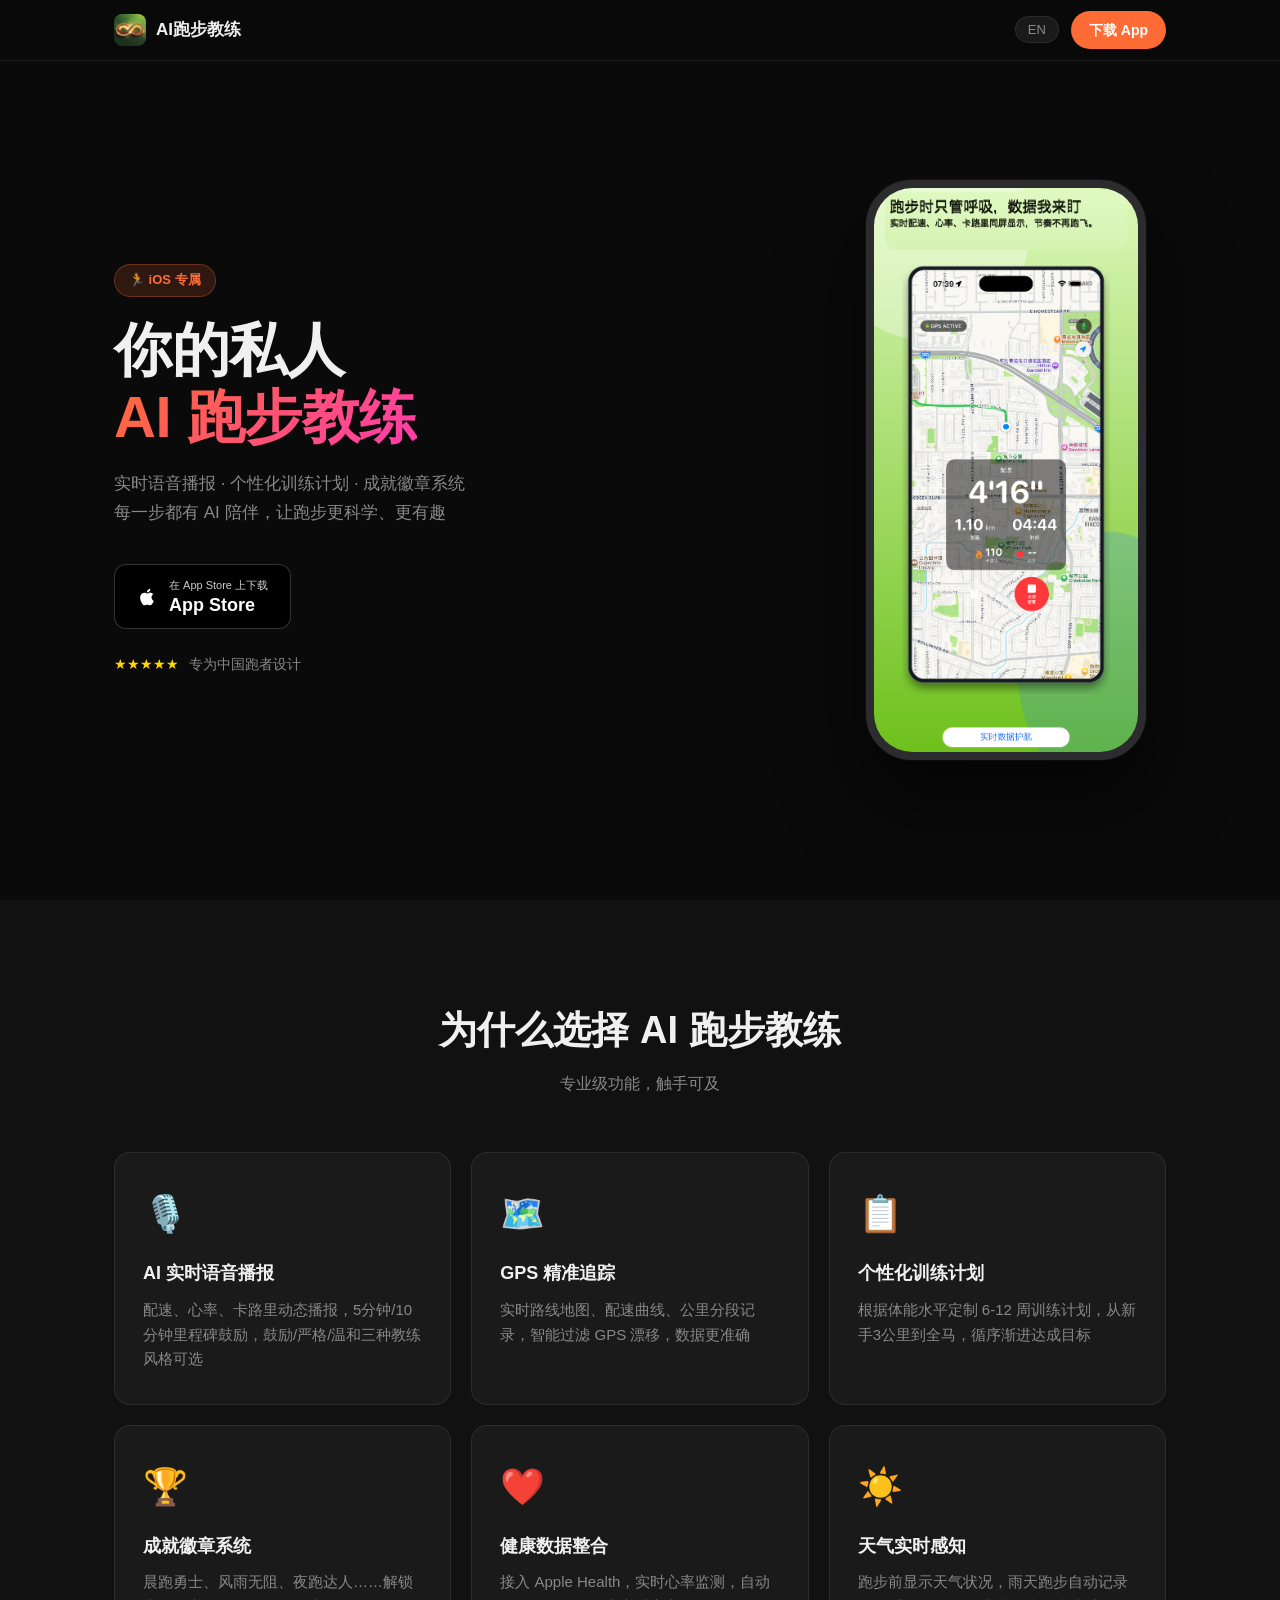
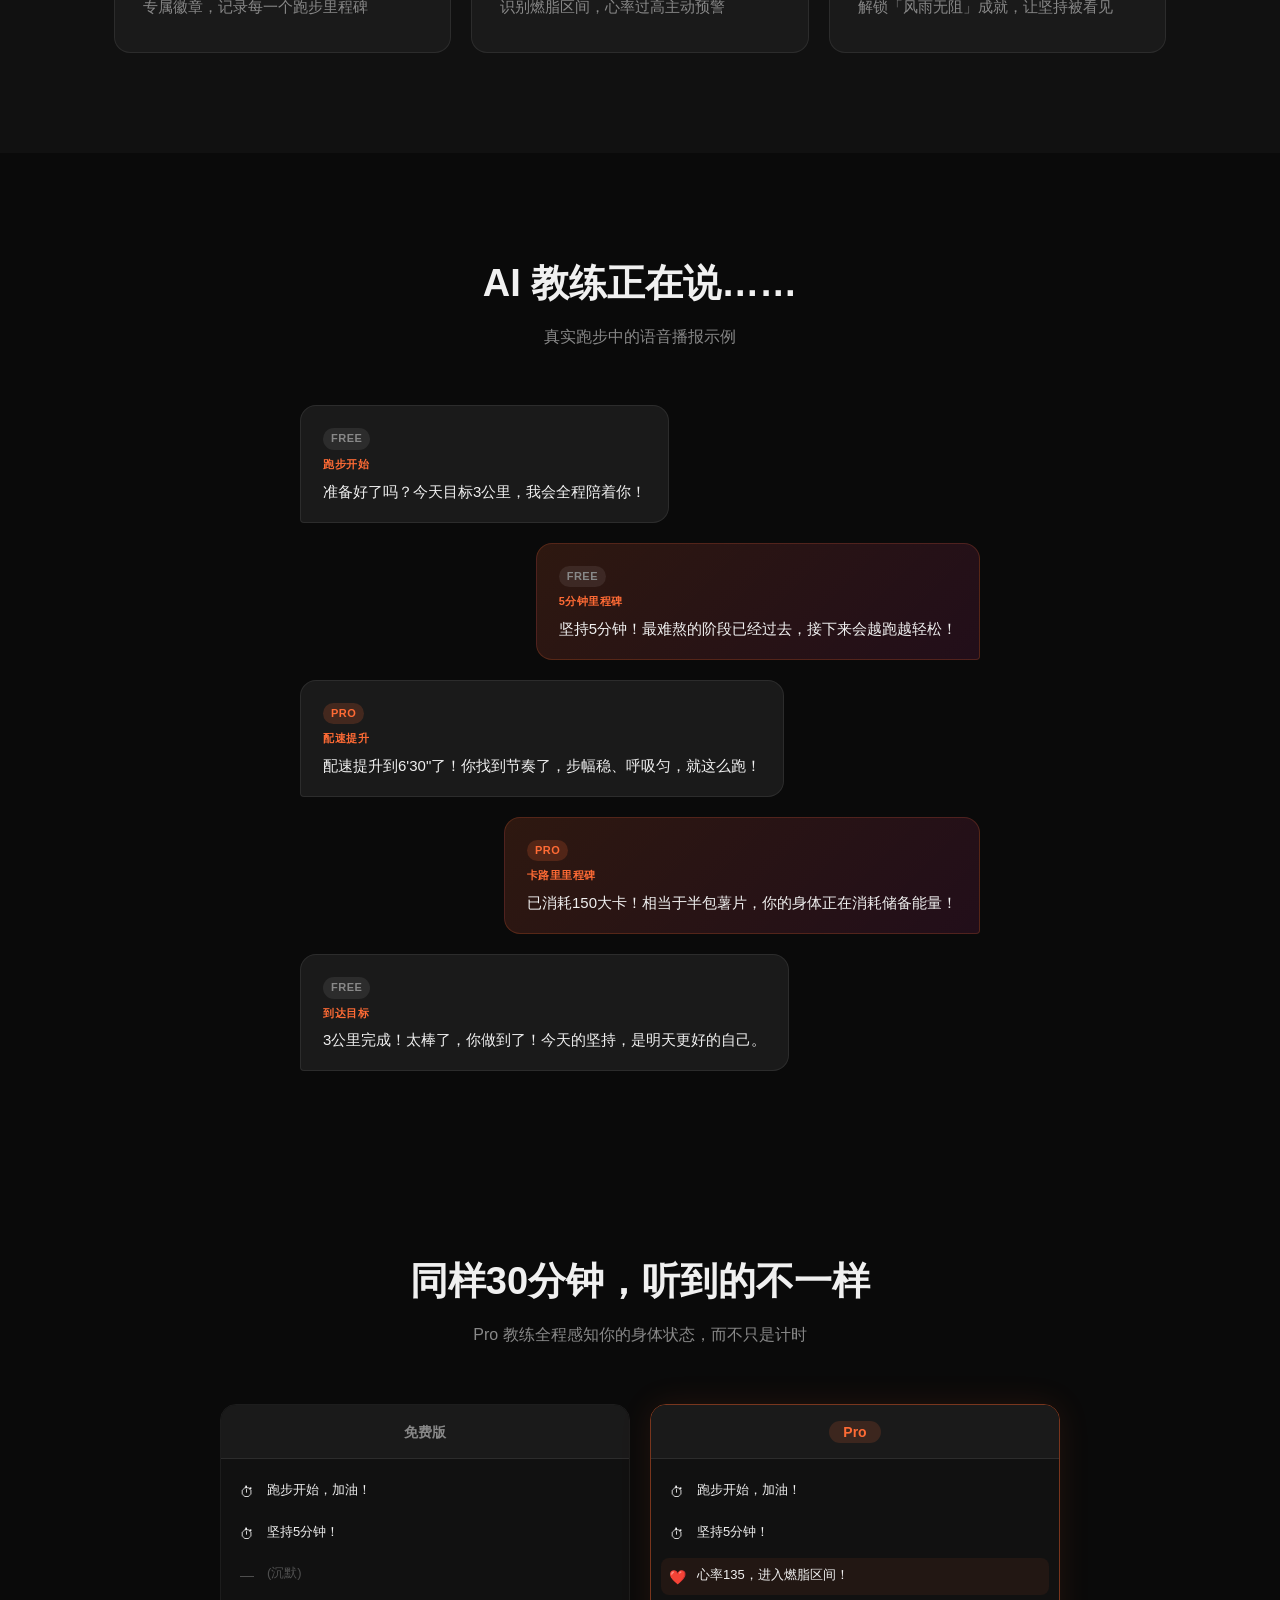
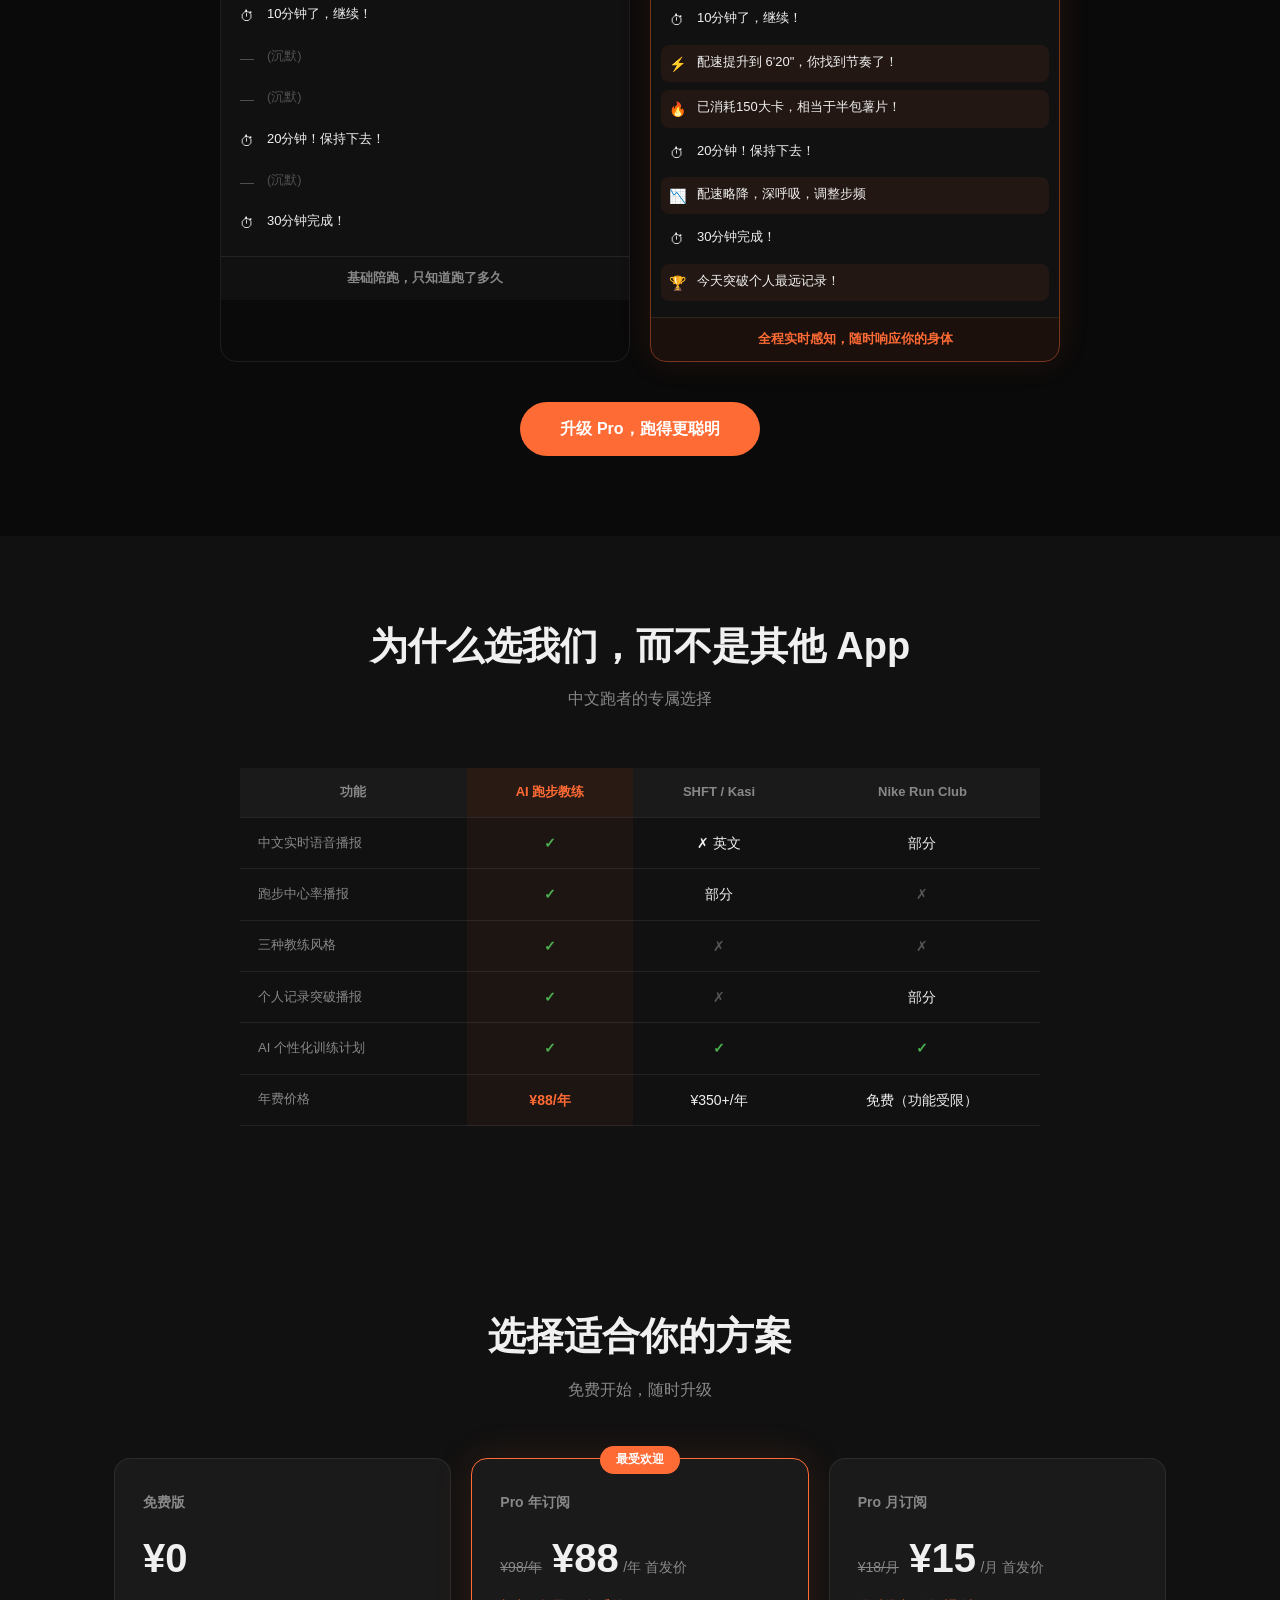
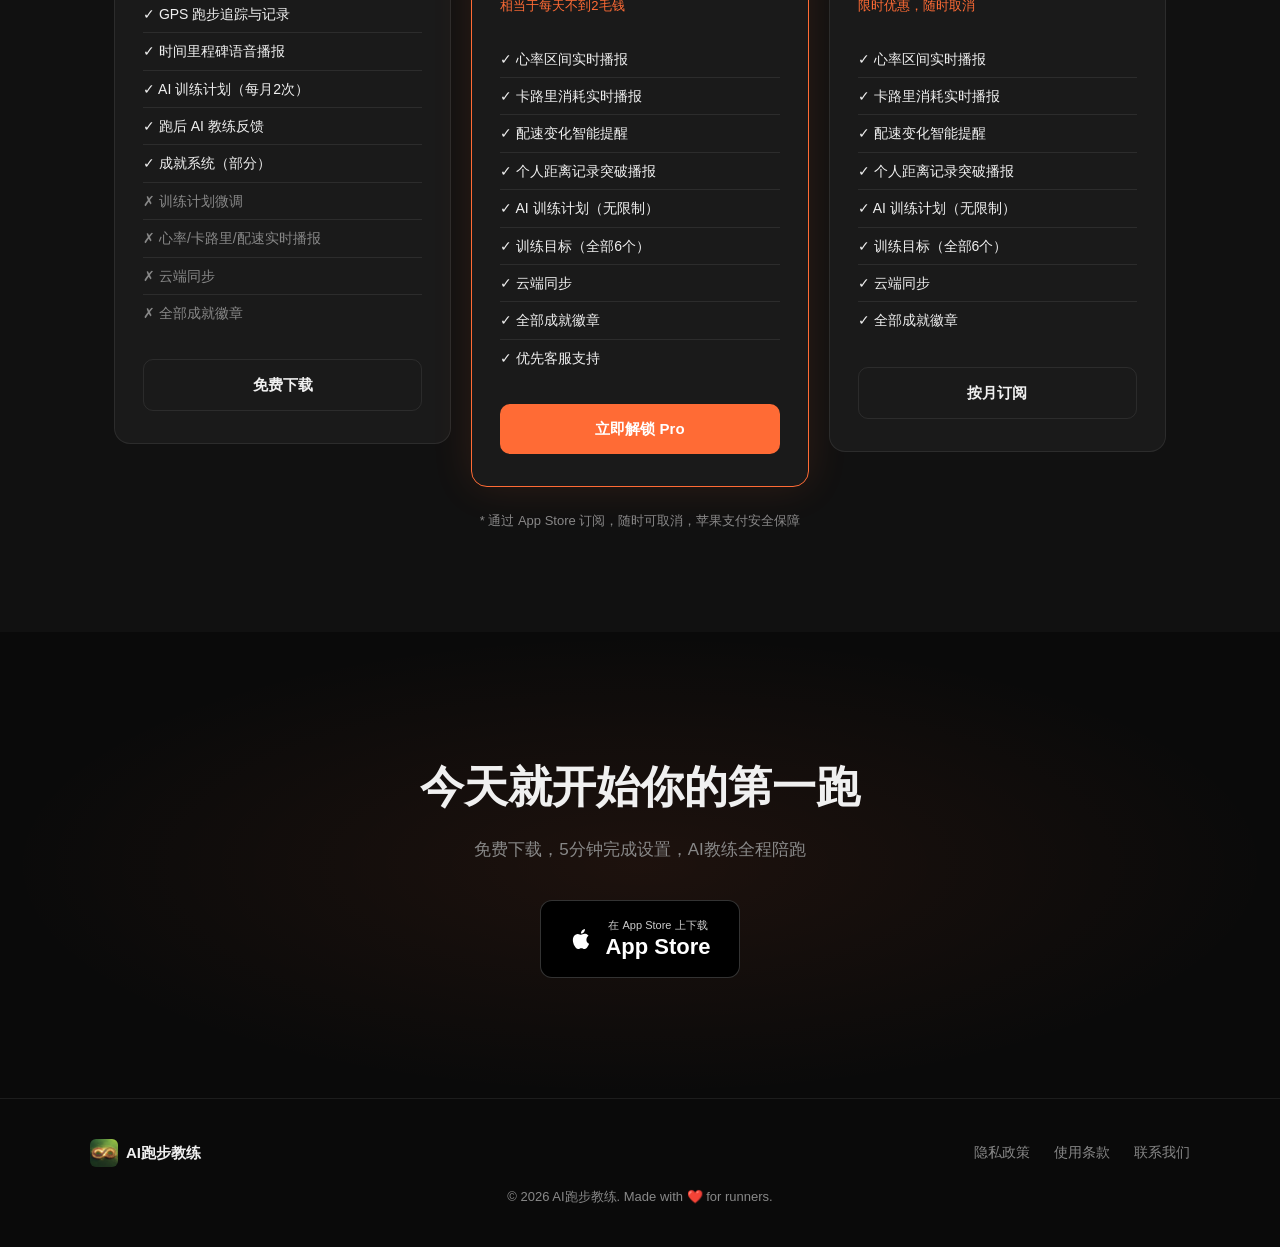
<file: website/index.html>
<!DOCTYPE html>
<html lang="zh-Hans">
<head>
  <meta charset="UTF-8">
  <meta name="viewport" content="width=device-width, initial-scale=1.0">
  <title>AI跑步教练 — 你的私人AI跑步教练</title>
  <meta name="description" content="AI跑步教练，实时语音播报配速、心率、卡路里，6周个性化训练计划，让每一步都有AI陪伴。">
  <meta property="og:title" content="AI跑步教练">
  <meta property="og:description" content="你的私人AI跑步教练，每一步都有语音陪伴">
  <meta property="og:image" content="images/og-cover.png">
  <link rel="stylesheet" href="style.css">
</head>
<body>

<!-- 导航栏 -->
<nav class="navbar">
  <div class="nav-inner">
    <div class="nav-logo">
      <img src="images/app-icon.png" alt="App Icon" class="nav-icon">
      <span class="nav-title" data-zh="AI跑步教练" data-en="AI Running Coach">AI跑步教练</span>
    </div>
    <div class="nav-actions">
      <button class="lang-toggle" id="langToggle" onclick="toggleLang()">EN</button>
      <a href="https://apps.apple.com/cn/app/ai-running-coach/id6759183244" class="btn-nav" target="_blank">
        <span data-zh="下载 App" data-en="Download">下载 App</span>
      </a>
    </div>
  </div>
</nav>

<!-- Hero -->
<section class="hero">
  <div class="hero-content">
    <div class="hero-badge" data-zh="🏃 iOS 专属" data-en="🏃 iOS Exclusive">🏃 iOS 专属</div>
    <h1 class="hero-title">
      <span data-zh="你的私人" data-en="Your Personal">你的私人</span><br>
      <span class="gradient-text" data-zh="AI 跑步教练" data-en="AI Running Coach">AI 跑步教练</span>
    </h1>
    <p class="hero-sub" data-zh="实时语音播报 · 个性化训练计划 · 成就徽章系统<br>每一步都有 AI 陪伴，让跑步更科学、更有趣" data-en="Real-time voice coaching · Personalized training plans · Achievement badges<br>AI by your side every step of the way">
      实时语音播报 · 个性化训练计划 · 成就徽章系统<br>每一步都有 AI 陪伴，让跑步更科学、更有趣
    </p>
    <div class="hero-buttons">
      <a href="https://apps.apple.com/cn/app/ai-running-coach/id6759183244" class="btn-appstore" target="_blank">
        <svg width="20" height="20" viewBox="0 0 24 24" fill="white"><path d="M18.71 19.5c-.83 1.24-1.71 2.45-3.05 2.47-1.34.03-1.77-.79-3.29-.79-1.53 0-2 .77-3.27.82-1.31.05-2.3-1.32-3.14-2.53C4.25 17 2.94 12.45 4.7 9.39c.87-1.52 2.43-2.48 4.12-2.51 1.28-.02 2.5.87 3.29.87.78 0 2.26-1.07 3.8-.91.65.03 2.47.26 3.64 1.98-.09.06-2.17 1.28-2.15 3.81.03 3.02 2.65 4.03 2.68 4.04-.03.07-.42 1.44-1.38 2.83M13 3.5c.73-.83 1.94-1.46 2.94-1.5.13 1.17-.34 2.35-1.04 3.19-.69.85-1.83 1.51-2.95 1.42-.15-1.15.41-2.35 1.05-3.11z"/></svg>
        <div>
          <div class="btn-small" data-zh="在 App Store 上下载" data-en="Download on the">在 App Store 上下载</div>
          <div class="btn-large">App Store</div>
        </div>
      </a>
    </div>
    <p class="hero-rating">
      <span class="stars">★★★★★</span>
      <span data-zh="专为中国跑者设计" data-en="Designed for runners worldwide">专为中国跑者设计</span>
    </p>
  </div>
  <div class="hero-visual">
    <div class="phone-mockup">
      <div class="phone-screen">
        <img src="images/screenshot-hero-zh.png" alt="跑步界面截图" class="screenshot" id="screenshotMain"
             data-src-zh="images/screenshot-hero-zh.png"
             data-src-en="images/screenshot-hero-en.png">
      </div>
    </div>
  </div>
</section>

<!-- 功能亮点 -->
<section class="features" id="features">
  <div class="section-inner">
    <h2 class="section-title">
      <span data-zh="为什么选择 AI 跑步教练" data-en="Why AI Running Coach">为什么选择 AI 跑步教练</span>
    </h2>
    <p class="section-sub" data-zh="专业级功能，触手可及" data-en="Professional features, at your fingertips">专业级功能，触手可及</p>

    <div class="features-grid">
      <div class="feature-card reveal">
        <div class="feature-icon">🎙️</div>
        <h3 data-zh="AI 实时语音播报" data-en="AI Real-time Voice Coaching">AI 实时语音播报</h3>
        <p data-zh="配速、心率、卡路里动态播报，5分钟/10分钟里程碑鼓励，鼓励/严格/温和三种教练风格可选" data-en="Dynamic pace, heart rate, and calorie updates. Milestone encouragement at 5/10/20/30 min. Choose from Motivating, Strict, or Gentle coach style.">配速、心率、卡路里动态播报，5分钟/10分钟里程碑鼓励，鼓励/严格/温和三种教练风格可选</p>
      </div>
      <div class="feature-card reveal">
        <div class="feature-icon">🗺️</div>
        <h3 data-zh="GPS 精准追踪" data-en="Precise GPS Tracking">GPS 精准追踪</h3>
        <p data-zh="实时路线地图、配速曲线、公里分段记录，智能过滤 GPS 漂移，数据更准确" data-en="Real-time route map, pace curve, and per-km splits. Smart GPS drift filtering for accurate data.">实时路线地图、配速曲线、公里分段记录，智能过滤 GPS 漂移，数据更准确</p>
      </div>
      <div class="feature-card reveal">
        <div class="feature-icon">📋</div>
        <h3 data-zh="个性化训练计划" data-en="Personalized Training Plan">个性化训练计划</h3>
        <p data-zh="根据体能水平定制 6-12 周训练计划，从新手3公里到全马，循序渐进达成目标" data-en="6–12 week plans tailored to your fitness level. From 3km beginner to full marathon, progress step by step.">根据体能水平定制 6-12 周训练计划，从新手3公里到全马，循序渐进达成目标</p>
      </div>
      <div class="feature-card reveal">
        <div class="feature-icon">🏆</div>
        <h3 data-zh="成就徽章系统" data-en="Achievement Badge System">成就徽章系统</h3>
        <p data-zh="晨跑勇士、风雨无阻、夜跑达人……解锁专属徽章，记录每一个跑步里程碑" data-en="Unlock badges like Early Bird, Rain Runner, Night Warrior. Every milestone remembered.">晨跑勇士、风雨无阻、夜跑达人……解锁专属徽章，记录每一个跑步里程碑</p>
      </div>
      <div class="feature-card reveal">
        <div class="feature-icon">❤️</div>
        <h3 data-zh="健康数据整合" data-en="Health Data Integration">健康数据整合</h3>
        <p data-zh="接入 Apple Health，实时心率监测，自动识别燃脂区间，心率过高主动预警" data-en="Apple Health integration, real-time heart rate, auto fat-burn zone detection, high HR alerts.">接入 Apple Health，实时心率监测，自动识别燃脂区间，心率过高主动预警</p>
      </div>
      <div class="feature-card reveal">
        <div class="feature-icon">☀️</div>
        <h3 data-zh="天气实时感知" data-en="Real-time Weather Awareness">天气实时感知</h3>
        <p data-zh="跑步前显示天气状况，雨天跑步自动记录解锁「风雨无阻」成就，让坚持被看见" data-en="Weather display before your run. Rainy day runs automatically unlock the Rain Runner badge.">跑步前显示天气状况，雨天跑步自动记录解锁「风雨无阻」成就，让坚持被看见</p>
      </div>
    </div>
  </div>
</section>

<!-- 语音演示 -->
<section class="voice-demo" id="demo">
  <div class="section-inner">
    <h2 class="section-title">
      <span data-zh="AI 教练正在说……" data-en="Your AI Coach Says…">AI 教练正在说……</span>
    </h2>
    <p class="section-sub" data-zh="真实跑步中的语音播报示例" data-en="Real voice coaching examples during a run">真实跑步中的语音播报示例</p>

    <div class="voice-bubbles">
      <div class="bubble bubble-left reveal">
        <div class="bubble-tier tier-free">FREE</div>
        <div class="bubble-time" data-zh="跑步开始" data-en="Run Start">跑步开始</div>
        <div class="bubble-text" data-zh="准备好了吗？今天目标3公里，我会全程陪着你！" data-en="Ready? Today's goal is 3km — I'll be with you every step!">准备好了吗？今天目标3公里，我会全程陪着你！</div>
      </div>
      <div class="bubble bubble-right reveal">
        <div class="bubble-tier tier-free">FREE</div>
        <div class="bubble-time" data-zh="5分钟里程碑" data-en="5-Minute Milestone">5分钟里程碑</div>
        <div class="bubble-text" data-zh="坚持5分钟！最难熬的阶段已经过去，接下来会越跑越轻松！" data-en="5 minutes in! The hardest part is over — it only gets easier from here!">坚持5分钟！最难熬的阶段已经过去，接下来会越跑越轻松！</div>
      </div>
      <div class="bubble bubble-left reveal">
        <div class="bubble-tier tier-pro">PRO</div>
        <div class="bubble-time" data-zh="配速提升" data-en="Pace Improved">配速提升</div>
        <div class="bubble-text" data-zh="配速提升到6'30\"了！你找到节奏了，步幅稳、呼吸匀，就这么跑！" data-en="Pace is up to 6'30\"! You found your rhythm — steady stride, even breathing, keep it up!">配速提升到6'30"了！你找到节奏了，步幅稳、呼吸匀，就这么跑！</div>
      </div>
      <div class="bubble bubble-right reveal">
        <div class="bubble-tier tier-pro">PRO</div>
        <div class="bubble-time" data-zh="卡路里里程碑" data-en="Calorie Milestone">卡路里里程碑</div>
        <div class="bubble-text" data-zh="已消耗150大卡！相当于半包薯片，你的身体正在消耗储备能量！" data-en="150 calories burned! That's half a bag of chips — your body is tapping into stored energy!">已消耗150大卡！相当于半包薯片，你的身体正在消耗储备能量！</div>
      </div>
      <div class="bubble bubble-left reveal">
        <div class="bubble-tier tier-free">FREE</div>
        <div class="bubble-time" data-zh="到达目标" data-en="Goal Reached">到达目标</div>
        <div class="bubble-text" data-zh="3公里完成！太棒了，你做到了！今天的坚持，是明天更好的自己。" data-en="3km done! Amazing — you did it! Today's effort is tomorrow's better you.">3公里完成！太棒了，你做到了！今天的坚持，是明天更好的自己。</div>
      </div>
    </div>
  </div>
</section>

<!-- Free vs Pro 30分钟跑步体验对比 -->
<section class="compare-section">
  <div class="section-inner">
    <h2 class="section-title">
      <span data-zh="同样30分钟，听到的不一样" data-en="Same 30-min run, totally different experience">同样30分钟，听到的不一样</span>
    </h2>
    <p class="section-sub" data-zh="Pro 教练全程感知你的身体状态，而不只是计时" data-en="Pro coach tracks your body throughout — not just your time">Pro 教练全程感知你的身体状态，而不只是计时</p>

    <div class="compare-grid">
      <!-- 免费列 -->
      <div class="compare-col compare-free">
        <div class="compare-header">
          <span class="compare-badge-free" data-zh="免费版" data-en="Free Plan">免费版</span>
        </div>
        <div class="compare-items">
          <div class="compare-item">
            <span class="ci-icon">⏱</span>
            <span data-zh="跑步开始，加油！" data-en="Let's start — you got this!">跑步开始，加油！</span>
          </div>
          <div class="compare-item">
            <span class="ci-icon">⏱</span>
            <span data-zh="坚持5分钟！" data-en="5 minutes in, keep going!">坚持5分钟！</span>
          </div>
          <div class="compare-item ci-dim">
            <span class="ci-icon">—</span>
            <span data-zh="（沉默）" data-en="(silence)">(沉默)</span>
          </div>
          <div class="compare-item">
            <span class="ci-icon">⏱</span>
            <span data-zh="10分钟了，继续！" data-en="10 minutes, keep it up!">10分钟了，继续！</span>
          </div>
          <div class="compare-item ci-dim">
            <span class="ci-icon">—</span>
            <span data-zh="（沉默）" data-en="(silence)">(沉默)</span>
          </div>
          <div class="compare-item ci-dim">
            <span class="ci-icon">—</span>
            <span data-zh="（沉默）" data-en="(silence)">(沉默)</span>
          </div>
          <div class="compare-item">
            <span class="ci-icon">⏱</span>
            <span data-zh="20分钟！保持下去！" data-en="20 minutes! Keep pushing!">20分钟！保持下去！</span>
          </div>
          <div class="compare-item ci-dim">
            <span class="ci-icon">—</span>
            <span data-zh="（沉默）" data-en="(silence)">(沉默)</span>
          </div>
          <div class="compare-item">
            <span class="ci-icon">⏱</span>
            <span data-zh="30分钟完成！" data-en="30 minutes done!">30分钟完成！</span>
          </div>
        </div>
        <div class="compare-total compare-total-free">
          <span data-zh="基础陪跑，只知道跑了多久" data-en="Basic pacing — only knows how long you ran">基础陪跑，只知道跑了多久</span>
        </div>
      </div>

      <!-- Pro列 -->
      <div class="compare-col compare-pro">
        <div class="compare-header">
          <span class="compare-badge-pro">Pro</span>
        </div>
        <div class="compare-items">
          <div class="compare-item">
            <span class="ci-icon">⏱</span>
            <span data-zh="跑步开始，加油！" data-en="Let's start — you got this!">跑步开始，加油！</span>
          </div>
          <div class="compare-item">
            <span class="ci-icon">⏱</span>
            <span data-zh="坚持5分钟！" data-en="5 minutes in, keep going!">坚持5分钟！</span>
          </div>
          <div class="compare-item ci-pro-only">
            <span class="ci-icon">❤️</span>
            <span data-zh="心率135，进入燃脂区间！" data-en="HR 135 — you're in the fat-burn zone!">心率135，进入燃脂区间！</span>
          </div>
          <div class="compare-item">
            <span class="ci-icon">⏱</span>
            <span data-zh="10分钟了，继续！" data-en="10 minutes, keep it up!">10分钟了，继续！</span>
          </div>
          <div class="compare-item ci-pro-only">
            <span class="ci-icon">⚡</span>
            <span data-zh="配速提升到 6'20\"，你找到节奏了！" data-en="Pace up to 6'20\" — you found your rhythm!">配速提升到 6'20"，你找到节奏了！</span>
          </div>
          <div class="compare-item ci-pro-only">
            <span class="ci-icon">🔥</span>
            <span data-zh="已消耗150大卡，相当于半包薯片！" data-en="150 cal burned — that's half a bag of chips!">已消耗150大卡，相当于半包薯片！</span>
          </div>
          <div class="compare-item">
            <span class="ci-icon">⏱</span>
            <span data-zh="20分钟！保持下去！" data-en="20 minutes! Keep pushing!">20分钟！保持下去！</span>
          </div>
          <div class="compare-item ci-pro-only">
            <span class="ci-icon">📉</span>
            <span data-zh="配速略降，深呼吸，调整步频" data-en="Pace dropping — breathe deep, adjust your cadence">配速略降，深呼吸，调整步频</span>
          </div>
          <div class="compare-item">
            <span class="ci-icon">⏱</span>
            <span data-zh="30分钟完成！" data-en="30 minutes done!">30分钟完成！</span>
          </div>
          <div class="compare-item ci-pro-only">
            <span class="ci-icon">🏆</span>
            <span data-zh="今天突破个人最远记录！" data-en="New personal distance record!">今天突破个人最远记录！</span>
          </div>
        </div>
        <div class="compare-total compare-total-pro">
          <span data-zh="全程实时感知，随时响应你的身体" data-en="Real-time awareness — responds to your body throughout">全程实时感知，随时响应你的身体</span>
        </div>
      </div>
    </div>

    <div class="compare-cta">
      <a href="https://apps.apple.com/cn/app/ai-running-coach/id6759183244" class="btn-plan btn-pro" style="display:inline-block;padding:14px 40px;font-size:16px;border-radius:28px;" target="_blank">
        <span data-zh="升级 Pro，跑得更聪明" data-en="Upgrade Pro — Run Smarter">升级 Pro，跑得更聪明</span>
      </a>
    </div>
  </div>
</section>

<!-- 与竞品对比 -->
<section class="vs-section">
  <div class="section-inner">
    <h2 class="section-title">
      <span data-zh="为什么选我们，而不是其他 App" data-en="Why us over other running apps">为什么选我们，而不是其他 App</span>
    </h2>
    <p class="section-sub" data-zh="中文跑者的专属选择" data-en="Built specifically for you">中文跑者的专属选择</p>

    <div class="vs-table-wrap">
      <table class="vs-table">
        <thead>
          <tr>
            <th data-zh="功能" data-en="Feature">功能</th>
            <th class="col-us" data-zh="AI 跑步教练" data-en="AI Running Coach">AI 跑步教练</th>
            <th data-zh="SHFT / Kasi" data-en="SHFT / Kasi">SHFT / Kasi</th>
            <th data-zh="Nike Run Club" data-en="Nike Run Club">Nike Run Club</th>
          </tr>
        </thead>
        <tbody>
          <tr>
            <td data-zh="中文实时语音播报" data-en="Real-time voice coaching (EN &amp; ZH)">中文实时语音播报</td>
            <td class="cell-us"><span class="vs-yes">✓</span></td>
            <td><span data-zh="✗ 英文" data-en="✗ English only">✗ 英文</span></td>
            <td><span data-zh="部分" data-en="Partial">部分</span></td>
          </tr>
          <tr>
            <td data-zh="跑步中心率播报" data-en="Heart rate coaching during run">跑步中心率播报</td>
            <td class="cell-us"><span class="vs-yes">✓</span></td>
            <td><span data-zh="部分" data-en="Partial">部分</span></td>
            <td><span class="vs-no">✗</span></td>
          </tr>
          <tr>
            <td data-zh="三种教练风格" data-en="3 coach styles">三种教练风格</td>
            <td class="cell-us"><span class="vs-yes">✓</span></td>
            <td><span class="vs-no">✗</span></td>
            <td><span class="vs-no">✗</span></td>
          </tr>
          <tr>
            <td data-zh="个人记录突破播报" data-en="Personal record alerts">个人记录突破播报</td>
            <td class="cell-us"><span class="vs-yes">✓</span></td>
            <td><span class="vs-no">✗</span></td>
            <td><span data-zh="部分" data-en="Partial">部分</span></td>
          </tr>
          <tr>
            <td data-zh="AI 个性化训练计划" data-en="AI training plans">AI 个性化训练计划</td>
            <td class="cell-us"><span class="vs-yes">✓</span></td>
            <td><span class="vs-yes">✓</span></td>
            <td><span class="vs-yes">✓</span></td>
          </tr>
          <tr>
            <td data-zh="年费价格" data-en="Annual price">年费价格</td>
            <td class="cell-us" data-zh="¥88/年" data-en="$12.99/yr">¥88/年</td>
            <td data-zh="¥350+/年" data-en="$50+/yr">¥350+/年</td>
            <td data-zh="免费（功能受限）" data-en="Free (limited)">免费（功能受限）</td>
          </tr>
        </tbody>
      </table>
    </div>
  </div>
</section>

<!-- 订阅方案 -->
<section class="pricing" id="pricing">
  <div class="section-inner">
    <h2 class="section-title">
      <span data-zh="选择适合你的方案" data-en="Choose Your Plan">选择适合你的方案</span>
    </h2>
    <p class="section-sub" data-zh="免费开始，随时升级" data-en="Start free, upgrade anytime">免费开始，随时升级</p>

    <div class="pricing-grid">
      <!-- 免费版 -->
      <div class="pricing-card reveal">
        <div class="plan-name" data-zh="免费版" data-en="Free">免费版</div>
        <div class="plan-price">
          <span class="price-num" data-zh="¥0" data-en="Free">¥0</span>
        </div>
        <ul class="plan-features">
          <li class="yes" data-zh="✓ GPS 跑步追踪与记录" data-en="✓ GPS run tracking & history">✓ GPS 跑步追踪与记录</li>
          <li class="yes" data-zh="✓ 时间里程碑语音播报" data-en="✓ Time milestone voice coaching">✓ 时间里程碑语音播报</li>
          <li class="yes" data-zh="✓ AI 训练计划（每月2次）" data-en="✓ AI training plan (2/month)">✓ AI 训练计划（每月2次）</li>
          <li class="yes" data-zh="✓ 跑后 AI 教练反馈" data-en="✓ Post-run AI coach feedback">✓ 跑后 AI 教练反馈</li>
          <li class="yes" data-zh="✓ 成就系统（部分）" data-en="✓ Achievements (partial)">✓ 成就系统（部分）</li>
          <li class="no" data-zh="✗ 训练计划微调" data-en="✗ Training plan fine-tuning">✗ 训练计划微调</li>
          <li class="no" data-zh="✗ 心率/卡路里/配速实时播报" data-en="✗ Real-time HR, calories & pace coaching">✗ 心率/卡路里/配速实时播报</li>
          <li class="no" data-zh="✗ 云端同步" data-en="✗ Cloud data sync">✗ 云端同步</li>
          <li class="no" data-zh="✗ 全部成就徽章" data-en="✗ All achievement badges">✗ 全部成就徽章</li>
        </ul>
        <a href="https://apps.apple.com/cn/app/ai-running-coach/id6759183244" class="btn-plan btn-free" target="_blank">
          <span data-zh="免费下载" data-en="Download Free">免费下载</span>
        </a>
      </div>

      <!-- Pro 年订阅 -->
      <div class="pricing-card pricing-featured reveal">
        <div class="plan-badge" data-zh="最受欢迎" data-en="Most Popular">最受欢迎</div>
        <div class="plan-name" data-zh="Pro 年订阅" data-en="Pro Annual">Pro 年订阅</div>
        <div class="plan-price">
          <span class="price-original" data-zh="¥98/年" data-en="$14.99/yr">¥98/年</span>
          <span class="price-num" data-zh="¥88" data-en="$12.99">¥88</span>
          <span class="price-period" data-zh="/年 首发价" data-en="/yr Intro Price">/年 首发价</span>
        </div>
        <p class="price-note" data-zh="相当于每天不到2毛钱" data-en="Less than $0.04/day">相当于每天不到2毛钱</p>
        <ul class="plan-features">
          <li class="yes" data-zh="✓ 心率区间实时播报" data-en="✓ Real-time heart rate zone coaching">✓ 心率区间实时播报</li>
          <li class="yes" data-zh="✓ 卡路里消耗实时播报" data-en="✓ Real-time calorie tracking & coaching">✓ 卡路里消耗实时播报</li>
          <li class="yes" data-zh="✓ 配速变化智能提醒" data-en="✓ Smart pace change alerts">✓ 配速变化智能提醒</li>
          <li class="yes" data-zh="✓ 个人距离记录突破播报" data-en="✓ Personal distance record alerts">✓ 个人距离记录突破播报</li>
          <li class="yes" data-zh="✓ AI 训练计划（无限制）" data-en="✓ Unlimited AI training plans">✓ AI 训练计划（无限制）</li>
          <li class="yes" data-zh="✓ 训练目标（全部6个）" data-en="✓ All 6 training goals">✓ 训练目标（全部6个）</li>
          <li class="yes" data-zh="✓ 云端同步" data-en="✓ Cloud data sync">✓ 云端同步</li>
          <li class="yes" data-zh="✓ 全部成就徽章" data-en="✓ All achievement badges">✓ 全部成就徽章</li>
          <li class="yes" data-zh="✓ 优先客服支持" data-en="✓ Priority support">✓ 优先客服支持</li>
        </ul>
        <a href="https://apps.apple.com/cn/app/ai-running-coach/id6759183244" class="btn-plan btn-pro" target="_blank">
          <span data-zh="立即解锁 Pro" data-en="Unlock Pro Now">立即解锁 Pro</span>
        </a>
      </div>

      <!-- Pro 月订阅 -->
      <div class="pricing-card reveal">
        <div class="plan-name" data-zh="Pro 月订阅" data-en="Pro Monthly">Pro 月订阅</div>
        <div class="plan-price">
          <span class="price-original" data-zh="¥18/月" data-en="$2.99/mo">¥18/月</span>
          <span class="price-num" data-zh="¥15" data-en="$1.99">¥15</span>
          <span class="price-period" data-zh="/月 首发价" data-en="/mo Intro Price">/月 首发价</span>
        </div>
        <p class="price-note" data-zh="限时优惠，随时取消" data-en="Limited-time offer, cancel anytime">限时优惠，随时取消</p>
        <ul class="plan-features">
          <li class="yes" data-zh="✓ 心率区间实时播报" data-en="✓ Real-time heart rate zone coaching">✓ 心率区间实时播报</li>
          <li class="yes" data-zh="✓ 卡路里消耗实时播报" data-en="✓ Real-time calorie tracking & coaching">✓ 卡路里消耗实时播报</li>
          <li class="yes" data-zh="✓ 配速变化智能提醒" data-en="✓ Smart pace change alerts">✓ 配速变化智能提醒</li>
          <li class="yes" data-zh="✓ 个人距离记录突破播报" data-en="✓ Personal distance record alerts">✓ 个人距离记录突破播报</li>
          <li class="yes" data-zh="✓ AI 训练计划（无限制）" data-en="✓ Unlimited AI training plans">✓ AI 训练计划（无限制）</li>
          <li class="yes" data-zh="✓ 训练目标（全部6个）" data-en="✓ All 6 training goals">✓ 训练目标（全部6个）</li>
          <li class="yes" data-zh="✓ 云端同步" data-en="✓ Cloud data sync">✓ 云端同步</li>
          <li class="yes" data-zh="✓ 全部成就徽章" data-en="✓ All achievement badges">✓ 全部成就徽章</li>
        </ul>
        <a href="https://apps.apple.com/cn/app/ai-running-coach/id6759183244" class="btn-plan btn-free" target="_blank">
          <span data-zh="按月订阅" data-en="Subscribe Monthly">按月订阅</span>
        </a>
      </div>
    </div>

    <p class="pricing-note" data-zh="* 通过 App Store 订阅，随时可取消，苹果支付安全保障" data-en="* Subscribed via App Store. Cancel anytime. Secured by Apple Pay.">* 通过 App Store 订阅，随时可取消，苹果支付安全保障</p>
  </div>
</section>

<!-- 下载召唤 -->
<section class="cta">
  <div class="section-inner cta-inner">
    <h2 data-zh="今天就开始你的第一跑" data-en="Start Your First Run Today">今天就开始你的第一跑</h2>
    <p data-zh="免费下载，5分钟完成设置，AI教练全程陪跑" data-en="Free download. 5-minute setup. AI coach with you every step.">免费下载，5分钟完成设置，AI教练全程陪跑</p>
    <a href="https://apps.apple.com/cn/app/ai-running-coach/id6759183244" class="btn-appstore btn-appstore-large" target="_blank">
      <svg width="24" height="24" viewBox="0 0 24 24" fill="white"><path d="M18.71 19.5c-.83 1.24-1.71 2.45-3.05 2.47-1.34.03-1.77-.79-3.29-.79-1.53 0-2 .77-3.27.82-1.31.05-2.3-1.32-3.14-2.53C4.25 17 2.94 12.45 4.7 9.39c.87-1.52 2.43-2.48 4.12-2.51 1.28-.02 2.5.87 3.29.87.78 0 2.26-1.07 3.8-.91.65.03 2.47.26 3.64 1.98-.09.06-2.17 1.28-2.15 3.81.03 3.02 2.65 4.03 2.68 4.04-.03.07-.42 1.44-1.38 2.83M13 3.5c.73-.83 1.94-1.46 2.94-1.5.13 1.17-.34 2.35-1.04 3.19-.69.85-1.83 1.51-2.95 1.42-.15-1.15.41-2.35 1.05-3.11z"/></svg>
      <div>
        <div class="btn-small" data-zh="在 App Store 上下载" data-en="Download on the">在 App Store 上下载</div>
        <div class="btn-large">App Store</div>
      </div>
    </a>
  </div>
</section>

<!-- 页脚 -->
<footer class="footer">
  <div class="footer-inner">
    <div class="footer-brand">
      <img src="images/app-icon.png" alt="App Icon" class="footer-icon">
      <span data-zh="AI跑步教练" data-en="AI Running Coach">AI跑步教练</span>
    </div>
    <div class="footer-links">
      <a href="privacy.html" id="linkPrivacy" data-zh="隐私政策" data-en="Privacy Policy">隐私政策</a>
      <a href="terms.html" id="linkTerms" data-zh="使用条款" data-en="Terms of Use">使用条款</a>
      <a href="mailto:1614103587@qq.com" data-zh="联系我们" data-en="Contact">联系我们</a>
    </div>
    <p class="footer-copy">© 2026 AI跑步教练. Made with ❤️ for runners.</p>
  </div>
</footer>

<script src="script.js"></script>
</body>
</html>
</file>
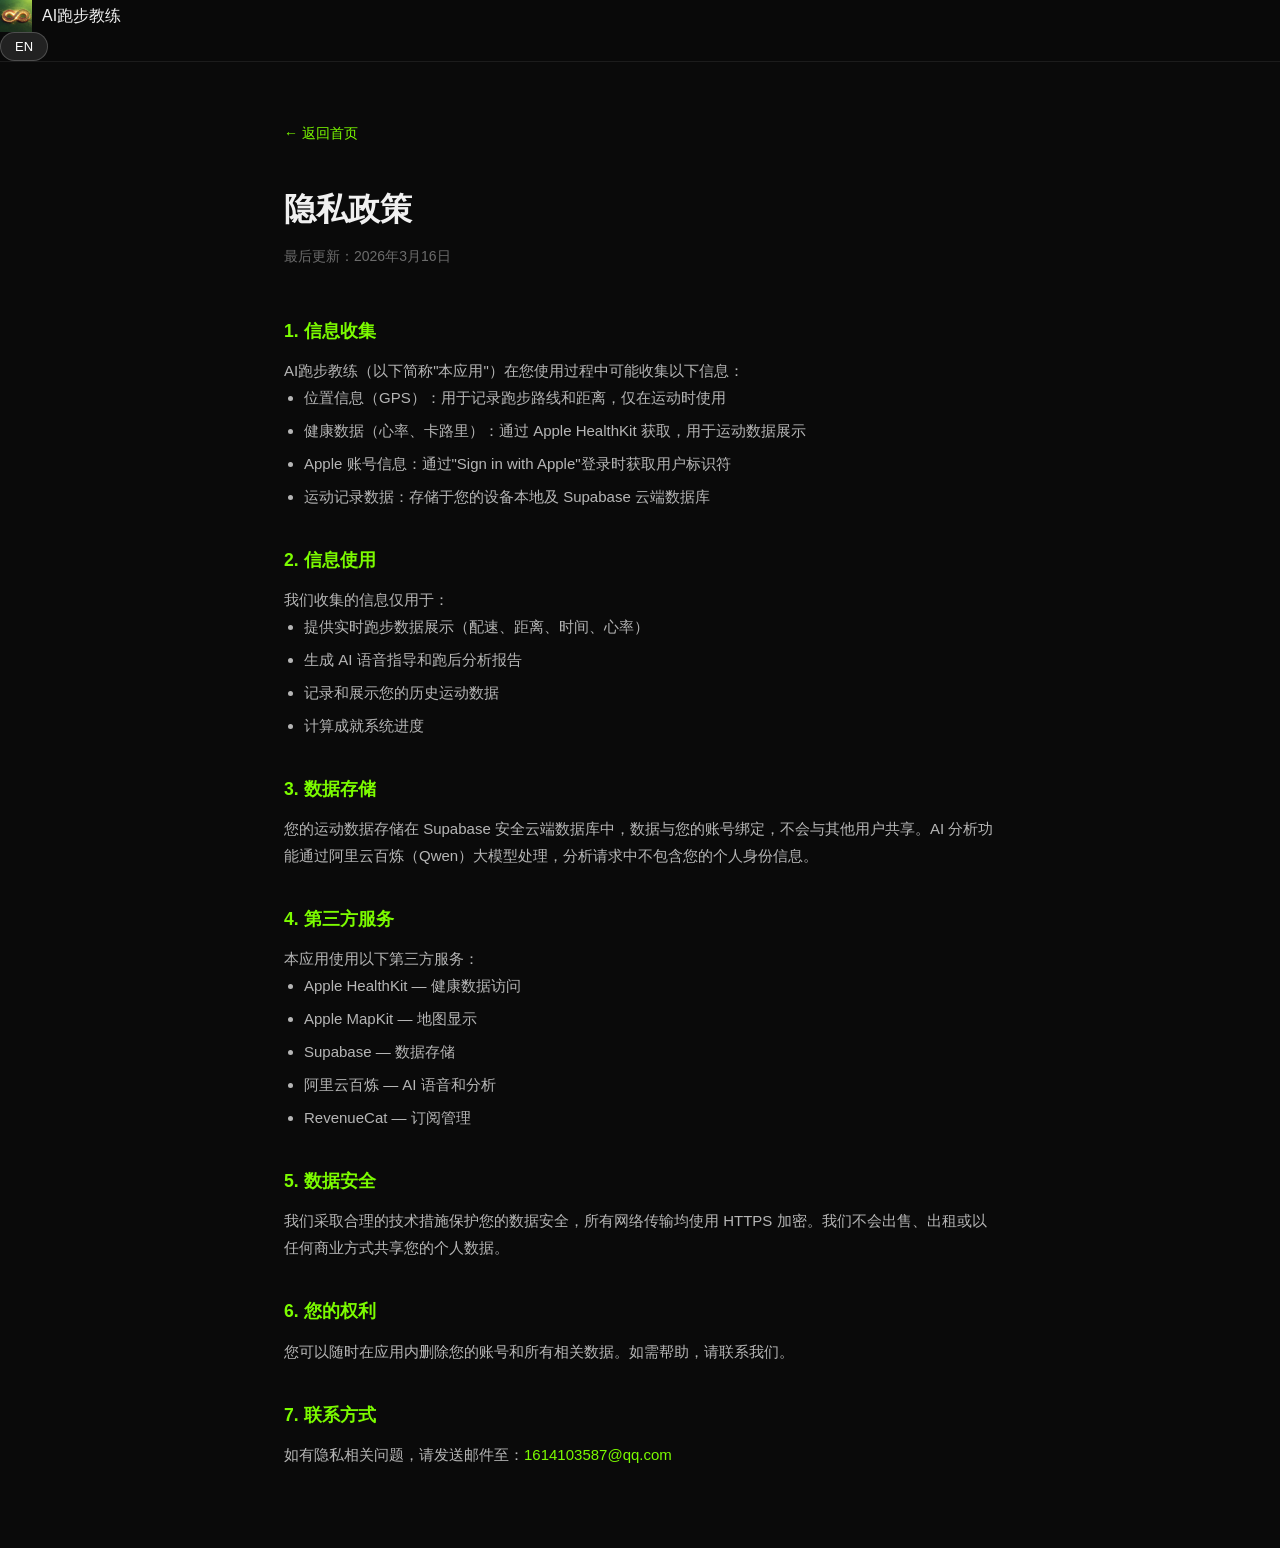
<file: website/privacy.html>
<!DOCTYPE html>
<html lang="zh-Hans">
<head>
  <meta charset="UTF-8">
  <meta name="viewport" content="width=device-width, initial-scale=1.0">
  <title>隐私政策 — AI跑步教练</title>
  <link rel="stylesheet" href="style.css">
  <style>
    .legal-page { max-width: 760px; margin: 0 auto; padding: 120px 24px 80px; }
    .legal-page h1 { font-size: 2rem; margin-bottom: 8px; }
    .legal-page .updated { color: rgba(255,255,255,0.4); font-size: 14px; margin-bottom: 48px; }
    .legal-page h2 { font-size: 1.1rem; margin: 36px 0 12px; color: #7CFC00; }
    .legal-page p, .legal-page li { color: rgba(255,255,255,0.7); line-height: 1.8; font-size: 15px; }
    .legal-page ul { padding-left: 20px; }
    .legal-page li { margin-bottom: 6px; }
    .back-link { display: inline-flex; align-items: center; gap: 6px; color: #7CFC00; text-decoration: none; font-size: 14px; margin-bottom: 40px; }
    .lang-btn { background: rgba(255,255,255,0.1); border: 1px solid rgba(255,255,255,0.2); color: #fff; padding: 6px 14px; border-radius: 20px; cursor: pointer; font-size: 13px; }
  </style>
</head>
<body>
  <nav class="navbar">
    <div class="nav-container">
      <a href="index.html" class="nav-logo">
        <img src="images/app-icon.png" alt="AI跑步教练" width="32" height="32">
        <span id="navTitle">AI跑步教练</span>
      </a>
      <button class="lang-btn" id="langToggle" onclick="toggleLang()">EN</button>
    </div>
  </nav>

  <div class="legal-page">
    <a href="index.html" class="back-link" id="backLink">← 返回首页</a>

    <!-- 中文内容 -->
    <div id="contentZh">
      <h1>隐私政策</h1>
      <p class="updated">最后更新：2026年3月16日</p>
      <h2>1. 信息收集</h2>
      <p>AI跑步教练（以下简称"本应用"）在您使用过程中可能收集以下信息：</p>
      <ul>
        <li>位置信息（GPS）：用于记录跑步路线和距离，仅在运动时使用</li>
        <li>健康数据（心率、卡路里）：通过 Apple HealthKit 获取，用于运动数据展示</li>
        <li>Apple 账号信息：通过"Sign in with Apple"登录时获取用户标识符</li>
        <li>运动记录数据：存储于您的设备本地及 Supabase 云端数据库</li>
      </ul>
      <h2>2. 信息使用</h2>
      <p>我们收集的信息仅用于：</p>
      <ul>
        <li>提供实时跑步数据展示（配速、距离、时间、心率）</li>
        <li>生成 AI 语音指导和跑后分析报告</li>
        <li>记录和展示您的历史运动数据</li>
        <li>计算成就系统进度</li>
      </ul>
      <h2>3. 数据存储</h2>
      <p>您的运动数据存储在 Supabase 安全云端数据库中，数据与您的账号绑定，不会与其他用户共享。AI 分析功能通过阿里云百炼（Qwen）大模型处理，分析请求中不包含您的个人身份信息。</p>
      <h2>4. 第三方服务</h2>
      <p>本应用使用以下第三方服务：</p>
      <ul>
        <li>Apple HealthKit — 健康数据访问</li>
        <li>Apple MapKit — 地图显示</li>
        <li>Supabase — 数据存储</li>
        <li>阿里云百炼 — AI 语音和分析</li>
        <li>RevenueCat — 订阅管理</li>
      </ul>
      <h2>5. 数据安全</h2>
      <p>我们采取合理的技术措施保护您的数据安全，所有网络传输均使用 HTTPS 加密。我们不会出售、出租或以任何商业方式共享您的个人数据。</p>
      <h2>6. 您的权利</h2>
      <p>您可以随时在应用内删除您的账号和所有相关数据。如需帮助，请联系我们。</p>
      <h2>7. 联系方式</h2>
      <p>如有隐私相关问题，请发送邮件至：<a href="mailto:1614103587@qq.com" style="color:#7CFC00;">1614103587@qq.com</a></p>
    </div>

    <!-- 英文内容 -->
    <div id="contentEn" style="display:none">
      <h1>Privacy Policy</h1>
      <p class="updated">Last updated: March 16, 2026</p>
      <h2>1. Information We Collect</h2>
      <p>AI Running Coach ("the App") may collect the following information during use:</p>
      <ul>
        <li>Location data (GPS): used to track running routes and distance, only during workouts</li>
        <li>Health data (heart rate, calories): accessed via Apple HealthKit for workout display</li>
        <li>Apple account identifier: obtained when signing in with Apple</li>
        <li>Workout records: stored locally on your device and in our Supabase cloud database</li>
      </ul>
      <h2>2. How We Use Your Information</h2>
      <p>Collected information is used solely to:</p>
      <ul>
        <li>Display real-time running metrics (pace, distance, time, heart rate)</li>
        <li>Generate AI voice coaching and post-run analysis reports</li>
        <li>Store and display your workout history</li>
        <li>Track achievement progress</li>
      </ul>
      <h2>3. Data Storage</h2>
      <p>Your workout data is stored in Supabase's secure cloud database, linked to your account and never shared with other users. AI analysis is processed by Alibaba Cloud Qwen and does not include personally identifiable information.</p>
      <h2>4. Third-Party Services</h2>
      <p>The App uses the following third-party services:</p>
      <ul>
        <li>Apple HealthKit — health data access</li>
        <li>Apple MapKit — map display</li>
        <li>Supabase — data storage</li>
        <li>Alibaba Cloud Qwen — AI voice and analysis</li>
        <li>RevenueCat — subscription management</li>
      </ul>
      <h2>5. Data Security</h2>
      <p>We employ reasonable technical measures to protect your data. All network transmissions use HTTPS encryption. We do not sell, rent, or share your personal data for commercial purposes.</p>
      <h2>6. Your Rights</h2>
      <p>You may delete your account and all associated data at any time within the App. Contact us if you need assistance.</p>
      <h2>7. Contact</h2>
      <p>For privacy-related questions, email us at: <a href="mailto:1614103587@qq.com" style="color:#7CFC00;">1614103587@qq.com</a></p>
    </div>
  </div>

  <script>
    const params = new URLSearchParams(location.search);
    let lang = params.get('lang') === 'en' ? 'en' : 'zh';

    function applyLang() {
      const isEn = lang === 'en';
      document.getElementById('contentZh').style.display = isEn ? 'none' : 'block';
      document.getElementById('contentEn').style.display = isEn ? 'block' : 'none';
      document.getElementById('langToggle').textContent = isEn ? '中' : 'EN';
      document.getElementById('backLink').textContent = isEn ? '← Back to Home' : '← 返回首页';
      document.getElementById('navTitle').textContent = isEn ? 'AI Running Coach' : 'AI跑步教练';
      document.title = isEn ? 'Privacy Policy — AI Running Coach' : '隐私政策 — AI跑步教练';
      document.documentElement.lang = isEn ? 'en' : 'zh-Hans';
    }

    function toggleLang() {
      lang = lang === 'zh' ? 'en' : 'zh';
      applyLang();
    }

    applyLang();
  </script>
</body>
</html>
</file>
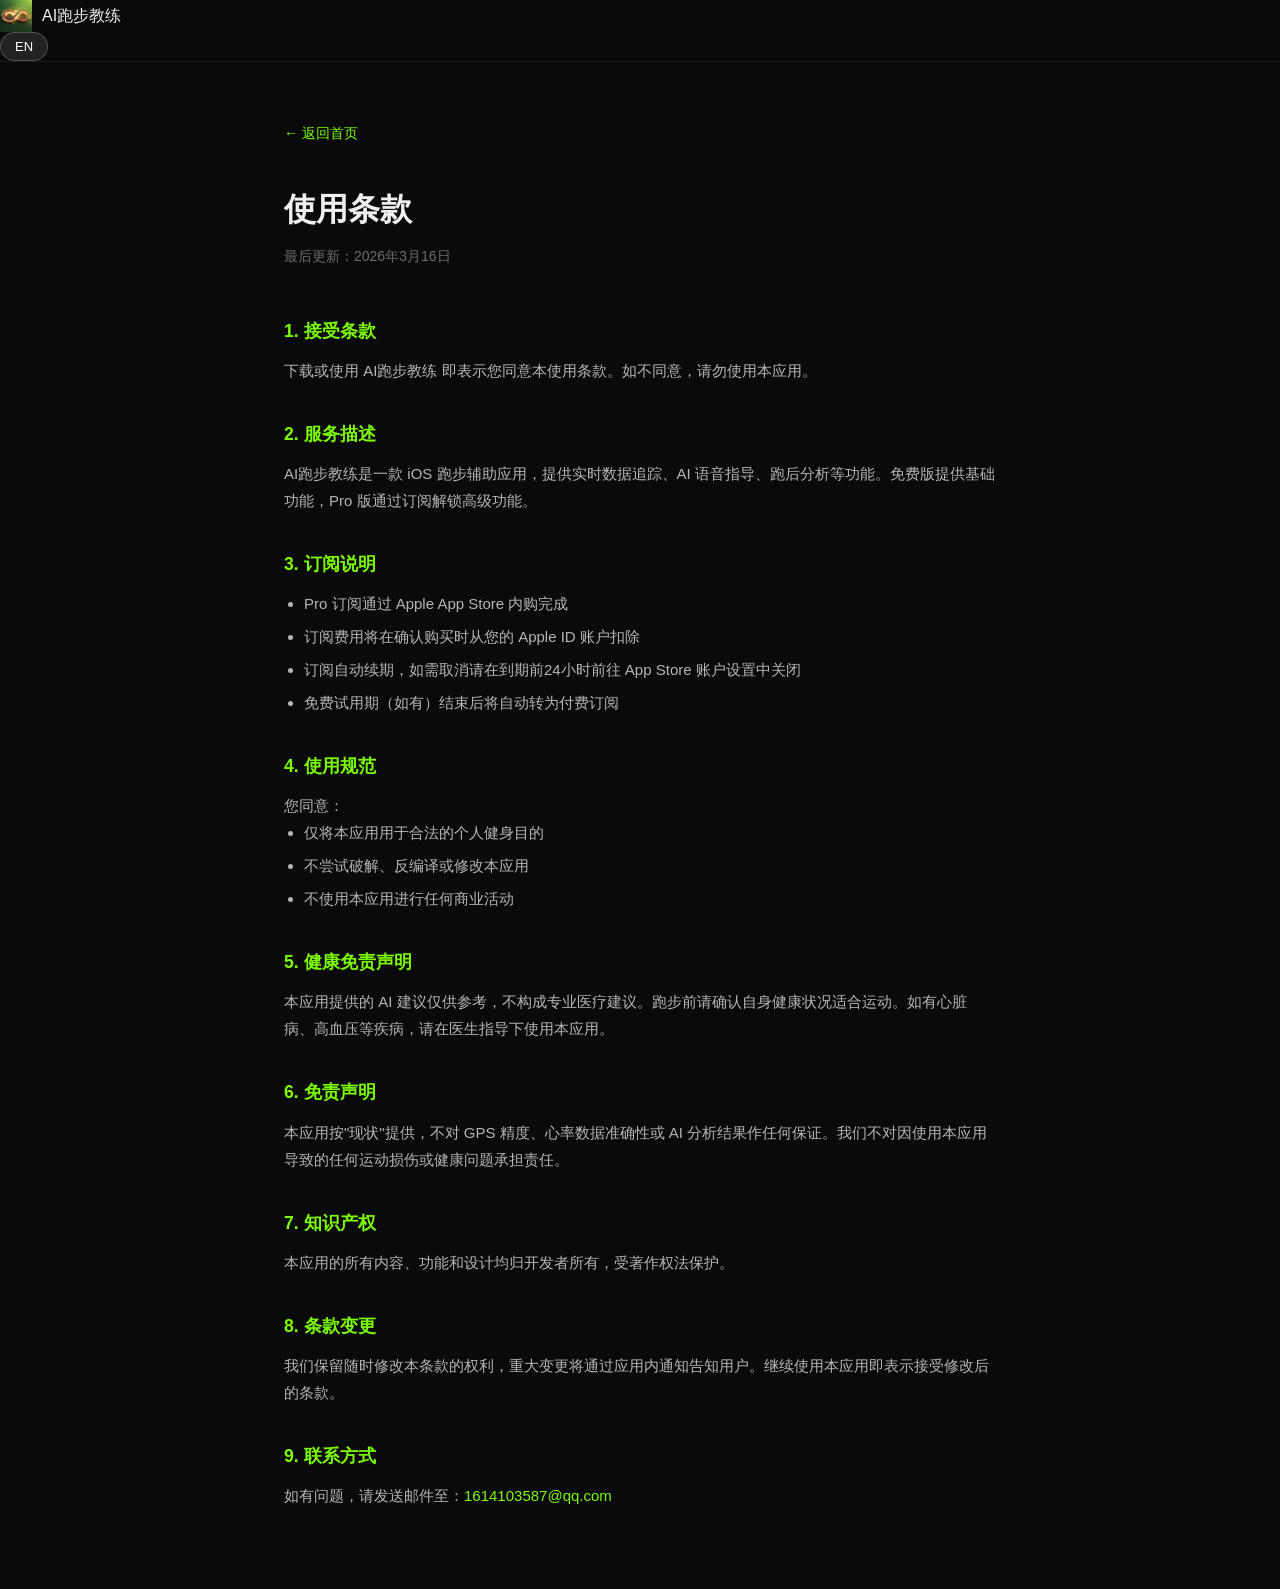
<file: website/terms.html>
<!DOCTYPE html>
<html lang="zh-Hans">
<head>
  <meta charset="UTF-8">
  <meta name="viewport" content="width=device-width, initial-scale=1.0">
  <title>使用条款 — AI跑步教练</title>
  <link rel="stylesheet" href="style.css">
  <style>
    .legal-page { max-width: 760px; margin: 0 auto; padding: 120px 24px 80px; }
    .legal-page h1 { font-size: 2rem; margin-bottom: 8px; }
    .legal-page .updated { color: rgba(255,255,255,0.4); font-size: 14px; margin-bottom: 48px; }
    .legal-page h2 { font-size: 1.1rem; margin: 36px 0 12px; color: #7CFC00; }
    .legal-page p, .legal-page li { color: rgba(255,255,255,0.7); line-height: 1.8; font-size: 15px; }
    .legal-page ul { padding-left: 20px; }
    .legal-page li { margin-bottom: 6px; }
    .back-link { display: inline-flex; align-items: center; gap: 6px; color: #7CFC00; text-decoration: none; font-size: 14px; margin-bottom: 40px; }
    .lang-btn { background: rgba(255,255,255,0.1); border: 1px solid rgba(255,255,255,0.2); color: #fff; padding: 6px 14px; border-radius: 20px; cursor: pointer; font-size: 13px; }
  </style>
</head>
<body>
  <nav class="navbar">
    <div class="nav-container">
      <a href="index.html" class="nav-logo">
        <img src="images/app-icon.png" alt="AI跑步教练" width="32" height="32">
        <span id="navTitle">AI跑步教练</span>
      </a>
      <button class="lang-btn" id="langToggle" onclick="toggleLang()">EN</button>
    </div>
  </nav>

  <div class="legal-page">
    <a href="index.html" class="back-link" id="backLink">← 返回首页</a>

    <!-- 中文内容 -->
    <div id="contentZh">
      <h1>使用条款</h1>
      <p class="updated">最后更新：2026年3月16日</p>
      <h2>1. 接受条款</h2>
      <p>下载或使用 AI跑步教练 即表示您同意本使用条款。如不同意，请勿使用本应用。</p>
      <h2>2. 服务描述</h2>
      <p>AI跑步教练是一款 iOS 跑步辅助应用，提供实时数据追踪、AI 语音指导、跑后分析等功能。免费版提供基础功能，Pro 版通过订阅解锁高级功能。</p>
      <h2>3. 订阅说明</h2>
      <ul>
        <li>Pro 订阅通过 Apple App Store 内购完成</li>
        <li>订阅费用将在确认购买时从您的 Apple ID 账户扣除</li>
        <li>订阅自动续期，如需取消请在到期前24小时前往 App Store 账户设置中关闭</li>
        <li>免费试用期（如有）结束后将自动转为付费订阅</li>
      </ul>
      <h2>4. 使用规范</h2>
      <p>您同意：</p>
      <ul>
        <li>仅将本应用用于合法的个人健身目的</li>
        <li>不尝试破解、反编译或修改本应用</li>
        <li>不使用本应用进行任何商业活动</li>
      </ul>
      <h2>5. 健康免责声明</h2>
      <p>本应用提供的 AI 建议仅供参考，不构成专业医疗建议。跑步前请确认自身健康状况适合运动。如有心脏病、高血压等疾病，请在医生指导下使用本应用。</p>
      <h2>6. 免责声明</h2>
      <p>本应用按"现状"提供，不对 GPS 精度、心率数据准确性或 AI 分析结果作任何保证。我们不对因使用本应用导致的任何运动损伤或健康问题承担责任。</p>
      <h2>7. 知识产权</h2>
      <p>本应用的所有内容、功能和设计均归开发者所有，受著作权法保护。</p>
      <h2>8. 条款变更</h2>
      <p>我们保留随时修改本条款的权利，重大变更将通过应用内通知告知用户。继续使用本应用即表示接受修改后的条款。</p>
      <h2>9. 联系方式</h2>
      <p>如有问题，请发送邮件至：<a href="mailto:1614103587@qq.com" style="color:#7CFC00;">1614103587@qq.com</a></p>
    </div>

    <!-- 英文内容 -->
    <div id="contentEn" style="display:none">
      <h1>Terms of Use</h1>
      <p class="updated">Last updated: March 16, 2026</p>
      <h2>1. Acceptance of Terms</h2>
      <p>By downloading or using AI Running Coach, you agree to these Terms of Use. If you do not agree, please do not use the App.</p>
      <h2>2. Description of Service</h2>
      <p>AI Running Coach is an iOS running app offering real-time data tracking, AI voice coaching, and post-run analysis. Basic features are free; Pro features are unlocked via subscription.</p>
      <h2>3. Subscriptions</h2>
      <ul>
        <li>Pro subscriptions are purchased through Apple App Store in-app purchase</li>
        <li>Payment is charged to your Apple ID account upon confirmation</li>
        <li>Subscriptions auto-renew; cancel at least 24 hours before the renewal date in your App Store account settings</li>
        <li>Free trials (if offered) automatically convert to paid subscriptions at the end of the trial period</li>
      </ul>
      <h2>4. Acceptable Use</h2>
      <p>You agree to:</p>
      <ul>
        <li>Use the App only for lawful personal fitness purposes</li>
        <li>Not attempt to reverse-engineer, decompile, or modify the App</li>
        <li>Not use the App for any commercial purpose</li>
      </ul>
      <h2>5. Health Disclaimer</h2>
      <p>AI suggestions provided by the App are for reference only and do not constitute professional medical advice. Please confirm your physical condition is suitable for exercise before running. If you have heart disease, hypertension, or other conditions, consult a doctor before use.</p>
      <h2>6. Disclaimer of Warranties</h2>
      <p>The App is provided "as is" without warranties of any kind regarding GPS accuracy, heart rate data precision, or AI analysis results. We are not liable for any injury or health issues arising from use of the App.</p>
      <h2>7. Intellectual Property</h2>
      <p>All content, features, and designs of the App are owned by the developer and protected by copyright law.</p>
      <h2>8. Changes to Terms</h2>
      <p>We reserve the right to modify these terms at any time. Significant changes will be communicated via in-app notification. Continued use of the App constitutes acceptance of the revised terms.</p>
      <h2>9. Contact</h2>
      <p>For questions, email us at: <a href="mailto:1614103587@qq.com" style="color:#7CFC00;">1614103587@qq.com</a></p>
    </div>
  </div>

  <script>
    const params = new URLSearchParams(location.search);
    let lang = params.get('lang') === 'en' ? 'en' : 'zh';

    function applyLang() {
      const isEn = lang === 'en';
      document.getElementById('contentZh').style.display = isEn ? 'none' : 'block';
      document.getElementById('contentEn').style.display = isEn ? 'block' : 'none';
      document.getElementById('langToggle').textContent = isEn ? '中' : 'EN';
      document.getElementById('backLink').textContent = isEn ? '← Back to Home' : '← 返回首页';
      document.getElementById('navTitle').textContent = isEn ? 'AI Running Coach' : 'AI跑步教练';
      document.title = isEn ? 'Terms of Use — AI Running Coach' : '使用条款 — AI跑步教练';
      document.documentElement.lang = isEn ? 'en' : 'zh-Hans';
    }

    function toggleLang() {
      lang = lang === 'zh' ? 'en' : 'zh';
      applyLang();
    }

    applyLang();
  </script>
</body>
</html>
</file>
<file: website/style.css>
/* ===== 全局重置 ===== */
*, *::before, *::after { box-sizing: border-box; margin: 0; padding: 0; }

:root {
  --orange: #FF6B35;
  --orange-light: #FF8C5A;
  --bg: #0A0A0A;
  --bg2: #111111;
  --bg3: #1A1A1A;
  --border: rgba(255,255,255,0.08);
  --text: #F0F0F0;
  --text-sub: #888;
  --radius: 16px;
  --radius-sm: 10px;
}

html { scroll-behavior: smooth; }

body {
  font-family: -apple-system, BlinkMacSystemFont, "PingFang SC", "Helvetica Neue", sans-serif;
  background: var(--bg);
  color: var(--text);
  line-height: 1.6;
  overflow-x: hidden;
}

a { text-decoration: none; color: inherit; }
img { max-width: 100%; display: block; }

/* ===== 导航栏 ===== */
.navbar {
  position: fixed;
  top: 0; left: 0; right: 0;
  z-index: 100;
  background: rgba(10,10,10,0.85);
  backdrop-filter: blur(12px);
  -webkit-backdrop-filter: blur(12px);
  border-bottom: 1px solid var(--border);
}
.nav-inner {
  max-width: 1100px;
  margin: 0 auto;
  padding: 0 24px;
  height: 60px;
  display: flex;
  align-items: center;
  justify-content: space-between;
}
.nav-logo { display: flex; align-items: center; gap: 10px; }
.nav-icon { width: 32px; height: 32px; border-radius: 8px; }
.nav-title { font-size: 17px; font-weight: 600; }
.nav-actions { display: flex; align-items: center; gap: 12px; }

.lang-toggle {
  background: var(--bg3);
  border: 1px solid var(--border);
  color: var(--text-sub);
  padding: 5px 12px;
  border-radius: 20px;
  font-size: 13px;
  cursor: pointer;
  transition: all 0.2s;
}
.lang-toggle:hover { border-color: var(--orange); color: var(--orange); }

.btn-nav {
  background: var(--orange);
  color: white;
  padding: 8px 18px;
  border-radius: 20px;
  font-size: 14px;
  font-weight: 600;
  transition: background 0.2s;
}
.btn-nav:hover { background: var(--orange-light); }

/* ===== Hero ===== */
.hero {
  min-height: 100vh;
  padding: 100px 24px 60px;
  max-width: 1100px;
  margin: 0 auto;
  display: flex;
  align-items: center;
  gap: 60px;
}
.hero-content { flex: 1; }
.hero-visual { flex: 0 0 320px; display: flex; justify-content: center; }

.hero-badge {
  display: inline-block;
  background: rgba(255,107,53,0.15);
  border: 1px solid rgba(255,107,53,0.3);
  color: var(--orange);
  padding: 5px 14px;
  border-radius: 20px;
  font-size: 13px;
  font-weight: 600;
  margin-bottom: 20px;
}
.hero-title {
  font-size: clamp(36px, 5vw, 58px);
  font-weight: 700;
  line-height: 1.15;
  margin-bottom: 20px;
  letter-spacing: -0.5px;
}
.gradient-text {
  background: linear-gradient(135deg, var(--orange), #FF3CAC);
  -webkit-background-clip: text;
  -webkit-text-fill-color: transparent;
  background-clip: text;
}
.hero-sub {
  font-size: 17px;
  color: var(--text-sub);
  margin-bottom: 36px;
  line-height: 1.7;
}
.hero-buttons { margin-bottom: 24px; }

.btn-appstore {
  display: inline-flex;
  align-items: center;
  gap: 12px;
  background: #000;
  border: 1.5px solid rgba(255,255,255,0.2);
  color: white;
  padding: 12px 22px;
  border-radius: 12px;
  transition: all 0.2s;
}
.btn-appstore:hover { border-color: rgba(255,255,255,0.5); transform: translateY(-1px); }
.btn-small { font-size: 11px; opacity: 0.8; }
.btn-large { font-size: 18px; font-weight: 600; line-height: 1.2; }

.hero-rating { font-size: 14px; color: var(--text-sub); }
.stars { color: #FFD700; margin-right: 6px; }

/* Phone Mockup */
.phone-mockup {
  width: 280px;
  height: 580px;
  background: #1C1C1E;
  border-radius: 46px;
  border: 8px solid #2C2C2E;
  box-shadow: 0 40px 80px rgba(0,0,0,0.6), 0 0 0 1px rgba(255,255,255,0.05);
  overflow: hidden;
  position: relative;
}
.phone-screen { width: 100%; height: 100%; overflow: hidden; }
.phone-screen .screenshot { width: 100%; height: 100%; object-fit: cover; }

/* 无截图时的占位 */
.phone-screen:not(:has(img[src*="screenshot"])) {
  background: linear-gradient(160deg, #1A1A2E, #16213E, #0F3460);
  display: flex;
  align-items: center;
  justify-content: center;
}

/* ===== Section 公共 ===== */
.section-inner {
  max-width: 1100px;
  margin: 0 auto;
  padding: 0 24px;
}
.section-title {
  font-size: clamp(26px, 3.5vw, 38px);
  font-weight: 700;
  text-align: center;
  margin-bottom: 10px;
}
.section-sub {
  text-align: center;
  color: var(--text-sub);
  font-size: 16px;
  margin-bottom: 56px;
}

/* ===== 功能卡片 ===== */
.features {
  padding: 100px 0;
  background: var(--bg2);
}
.features-grid {
  display: grid;
  grid-template-columns: repeat(auto-fit, minmax(300px, 1fr));
  gap: 20px;
}
.feature-card {
  background: var(--bg3);
  border: 1px solid var(--border);
  border-radius: var(--radius);
  padding: 32px 28px;
  transition: border-color 0.2s, transform 0.2s;
}
.feature-card:hover { border-color: rgba(255,107,53,0.3); transform: translateY(-3px); }
.feature-icon { font-size: 36px; margin-bottom: 16px; }
.feature-card h3 { font-size: 18px; font-weight: 600; margin-bottom: 10px; }
.feature-card p { color: var(--text-sub); font-size: 15px; line-height: 1.65; }

/* ===== 语音演示 ===== */
.voice-demo {
  padding: 100px 0;
  background: var(--bg);
}
.voice-bubbles {
  max-width: 680px;
  margin: 0 auto;
  display: flex;
  flex-direction: column;
  gap: 20px;
}
.bubble {
  padding: 18px 22px;
  border-radius: var(--radius);
  max-width: 82%;
  position: relative;
}
.bubble-left {
  align-self: flex-start;
  background: var(--bg3);
  border: 1px solid var(--border);
  border-bottom-left-radius: 4px;
}
.bubble-right {
  align-self: flex-end;
  background: linear-gradient(135deg, rgba(255,107,53,0.15), rgba(255,60,172,0.1));
  border: 1px solid rgba(255,107,53,0.2);
  border-bottom-right-radius: 4px;
}
.bubble-time {
  font-size: 11px;
  font-weight: 600;
  color: var(--orange);
  text-transform: uppercase;
  letter-spacing: 0.5px;
  margin-bottom: 6px;
}
.bubble-text { font-size: 15px; line-height: 1.6; }

/* ===== 订阅定价 ===== */
.pricing {
  padding: 100px 0;
  background: var(--bg2);
}
.pricing-grid {
  display: grid;
  grid-template-columns: repeat(auto-fit, minmax(280px, 1fr));
  gap: 20px;
  align-items: start;
  margin-bottom: 24px;
}
.pricing-card {
  background: var(--bg3);
  border: 1px solid var(--border);
  border-radius: var(--radius);
  padding: 32px 28px;
  position: relative;
  transition: transform 0.2s;
}
.pricing-card:hover { transform: translateY(-3px); }
.pricing-featured {
  border-color: var(--orange);
  box-shadow: 0 0 40px rgba(255,107,53,0.12);
  transform: scale(1.02);
}
.pricing-featured:hover { transform: scale(1.02) translateY(-3px); }

.plan-badge {
  position: absolute;
  top: -13px;
  left: 50%;
  transform: translateX(-50%);
  background: var(--orange);
  color: white;
  font-size: 12px;
  font-weight: 700;
  padding: 4px 16px;
  border-radius: 20px;
  white-space: nowrap;
}
.plan-name { font-size: 14px; font-weight: 600; color: var(--text-sub); margin-bottom: 12px; }
.plan-price { margin-bottom: 6px; }
.price-original {
  font-size: 14px;
  color: var(--text-sub);
  text-decoration: line-through;
  margin-right: 6px;
}
.price-num { font-size: 40px; font-weight: 700; }
.price-period { font-size: 14px; color: var(--text-sub); }
.price-note { font-size: 13px; color: var(--orange); margin-bottom: 24px; }

.plan-features { list-style: none; margin-bottom: 28px; }
.plan-features li { font-size: 14px; padding: 7px 0; border-bottom: 1px solid var(--border); }
.plan-features li:last-child { border-bottom: none; }
.plan-features li.yes { color: var(--text); }
.plan-features li.no { color: var(--text-sub); }

.btn-plan {
  display: block;
  text-align: center;
  padding: 13px;
  border-radius: var(--radius-sm);
  font-size: 15px;
  font-weight: 600;
  transition: all 0.2s;
}
.btn-pro {
  background: var(--orange);
  color: white;
}
.btn-pro:hover { background: var(--orange-light); }
.btn-free {
  background: transparent;
  border: 1.5px solid var(--border);
  color: var(--text);
}
.btn-free:hover { border-color: rgba(255,255,255,0.3); }

.pricing-note { text-align: center; font-size: 13px; color: var(--text-sub); }

/* ===== CTA ===== */
.cta {
  padding: 120px 24px;
  text-align: center;
  background: radial-gradient(ellipse at center, rgba(255,107,53,0.08) 0%, transparent 70%);
}
.cta h2 { font-size: clamp(28px, 4vw, 44px); font-weight: 700; margin-bottom: 14px; }
.cta p { font-size: 17px; color: var(--text-sub); margin-bottom: 36px; }
.btn-appstore-large { padding: 16px 28px; }
.btn-appstore-large .btn-large { font-size: 22px; }

/* ===== 页脚 ===== */
.footer {
  padding: 40px 24px;
  border-top: 1px solid var(--border);
  background: var(--bg);
}
.footer-inner {
  max-width: 1100px;
  margin: 0 auto;
  display: flex;
  align-items: center;
  justify-content: space-between;
  flex-wrap: wrap;
  gap: 16px;
}
.footer-brand {
  display: flex;
  align-items: center;
  gap: 8px;
  font-weight: 600;
  font-size: 15px;
}
.footer-icon { width: 28px; height: 28px; border-radius: 6px; }
.footer-links { display: flex; gap: 24px; }
.footer-links a { font-size: 14px; color: var(--text-sub); transition: color 0.2s; }
.footer-links a:hover { color: var(--text); }
.footer-copy { font-size: 13px; color: var(--text-sub); width: 100%; text-align: center; margin-top: 4px; }

/* ===== 滚动动画 ===== */
.reveal {
  opacity: 0;
  transform: translateY(24px);
  transition: opacity 0.6s ease, transform 0.6s ease;
}
.reveal.visible {
  opacity: 1;
  transform: none;
}

/* ===== 响应式 ===== */
@media (max-width: 768px) {
  .hero {
    flex-direction: column;
    text-align: center;
    padding-top: 80px;
    gap: 40px;
  }
  .hero-visual { order: -1; }
  .phone-mockup { width: 220px; height: 450px; }
  .hero-buttons { display: flex; justify-content: center; }
  .features-grid { grid-template-columns: 1fr; }
  .pricing-grid { grid-template-columns: 1fr; }
  .pricing-featured { transform: none; }
  .footer-inner { flex-direction: column; align-items: flex-start; }
  .footer-links { flex-wrap: wrap; gap: 16px; }
}

@media (max-width: 480px) {
  .hero-title { font-size: 32px; }
  .nav-title { display: none; }
}

/* ===== 语音气泡 Tier 标签 ===== */
.bubble-tier {
  display: inline-block;
  font-size: 11px;
  font-weight: 700;
  padding: 2px 8px;
  border-radius: 20px;
  margin-bottom: 6px;
  letter-spacing: 0.5px;
}
.tier-free {
  background: rgba(255,255,255,0.08);
  color: #888;
}
.tier-pro {
  background: rgba(255,107,53,0.18);
  color: var(--orange);
}

/* ===== Free vs Pro 对比区 ===== */
.compare-section {
  padding: 80px 24px;
  background: var(--bg);
}
.compare-grid {
  display: grid;
  grid-template-columns: 1fr 1fr;
  gap: 20px;
  max-width: 840px;
  margin: 48px auto 40px;
}
.compare-col {
  border-radius: var(--radius);
  overflow: hidden;
  border: 1px solid var(--border);
}
.compare-col.compare-pro {
  border-color: rgba(255,107,53,0.45);
  box-shadow: 0 0 32px rgba(255,107,53,0.1);
}
.compare-header {
  padding: 14px 20px;
  text-align: center;
  background: var(--bg3);
  border-bottom: 1px solid var(--border);
}
.compare-badge-free {
  font-size: 14px;
  font-weight: 700;
  color: var(--text-sub);
}
.compare-badge-pro {
  font-size: 14px;
  font-weight: 700;
  color: var(--orange);
  background: rgba(255,107,53,0.15);
  padding: 3px 14px;
  border-radius: 20px;
}
.compare-items {
  padding: 16px 16px;
  display: flex;
  flex-direction: column;
  gap: 8px;
  background: var(--bg2);
}
.compare-item {
  display: flex;
  align-items: flex-start;
  gap: 10px;
  font-size: 13px;
  color: var(--text);
  padding: 5px 0;
}
.compare-item.ci-dim {
  opacity: 0.28;
}
.compare-item.ci-pro-only {
  background: rgba(255,107,53,0.07);
  margin: 0 -6px;
  padding: 7px 6px;
  border-radius: 8px;
}
.ci-icon {
  width: 20px;
  text-align: center;
  flex-shrink: 0;
  font-size: 14px;
  margin-top: 1px;
}
.compare-total {
  padding: 11px 20px;
  text-align: center;
  font-size: 13px;
  font-weight: 600;
  border-top: 1px solid var(--border);
}
.compare-total-free { color: var(--text-sub); background: var(--bg2); }
.compare-total-pro  { color: var(--orange); background: rgba(255,107,53,0.07); }
.compare-cta { text-align: center; margin-top: 36px; }

/* ===== 竞品对比表 ===== */
.vs-section {
  padding: 80px 24px;
  background: var(--bg2);
}
.vs-table-wrap {
  max-width: 800px;
  margin: 48px auto 0;
  overflow-x: auto;
}
.vs-table {
  width: 100%;
  border-collapse: collapse;
  font-size: 14px;
}
.vs-table th, .vs-table td {
  padding: 14px 18px;
  text-align: center;
  border-bottom: 1px solid var(--border);
}
.vs-table th {
  font-size: 13px;
  font-weight: 700;
  color: var(--text-sub);
  background: var(--bg3);
}
.vs-table th.col-us {
  color: var(--orange);
  background: rgba(255,107,53,0.1);
}
.vs-table td:first-child {
  text-align: left;
  color: var(--text-sub);
  font-size: 13px;
}
.vs-table td.cell-us {
  color: var(--orange);
  font-weight: 700;
  background: rgba(255,107,53,0.05);
}
.vs-table td.cell-no { color: #555; }
.vs-table td.cell-partial { color: #888; }
.vs-yes { color: #4CAF50; font-weight: 700; }
.vs-no  { color: #555; }
.vs-partial { color: #888; }

@media (max-width: 768px) {
  .compare-grid { grid-template-columns: 1fr; }
  .vs-table th, .vs-table td { padding: 10px 12px; font-size: 12px; }
}
</file>
